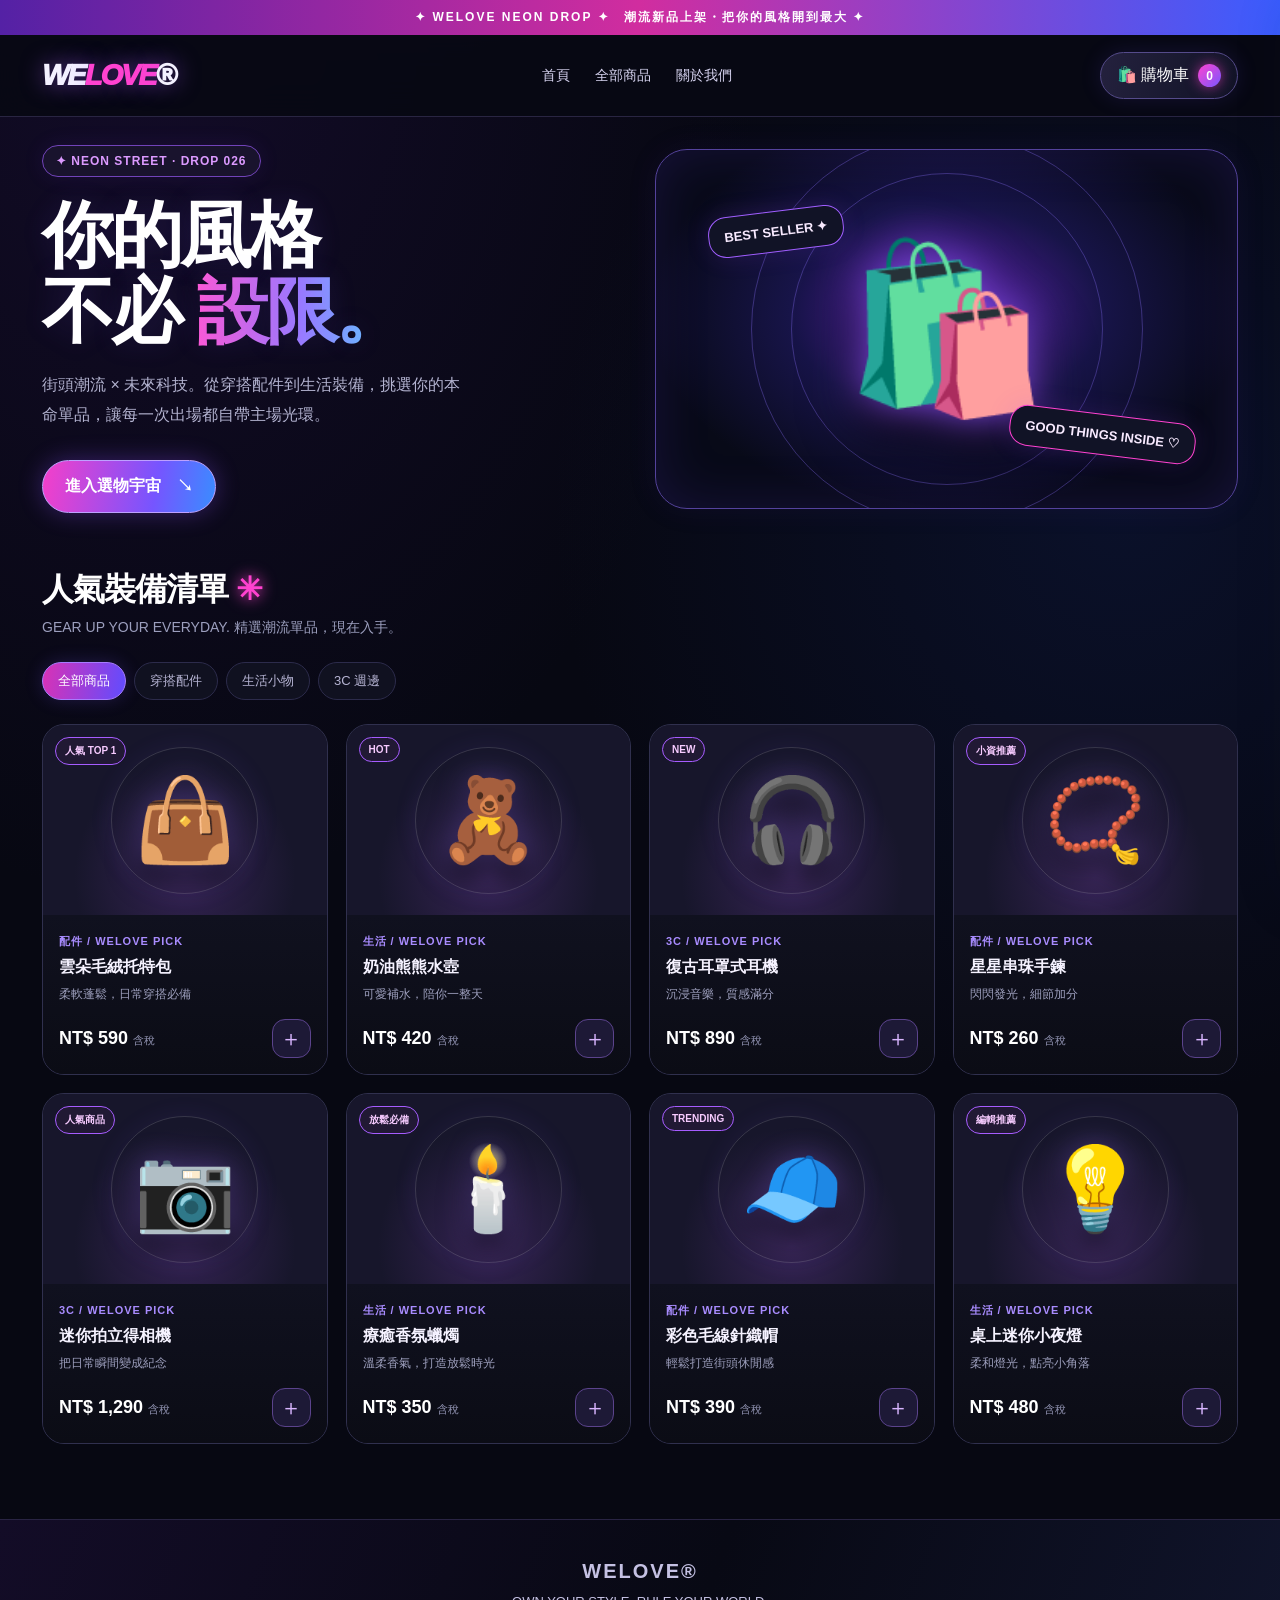
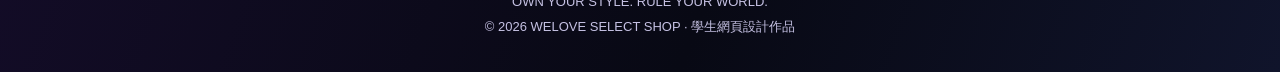
<file: js (1).html>
<!DOCTYPE html>
<html lang="zh-Hant">
<head>
<meta charset="UTF-8">
<meta name="viewport" content="width=device-width, initial-scale=1.0">
<title>WELOVE｜NEON STREET SELECT</title>
<style>
:root{--ink:#17152b;--pink:#ff4f91;--purple:#7957ff;--cream:#fffaf5;--muted:#77758a}
*{box-sizing:border-box}
html{scroll-behavior:smooth}
body{margin:0;font-family:Arial,"Noto Sans TC",sans-serif;color:var(--ink);background:var(--cream)}
button{font:inherit;cursor:pointer}
.topbar{background:#17152b;color:white;text-align:center;padding:9px 12px;font-size:12px;letter-spacing:2px}
header{position:sticky;top:0;z-index:10;background:#fffaf5eF;backdrop-filter:blur(14px);border-bottom:1px solid #eee7f2}
.nav{max-width:1120px;margin:auto;padding:17px 22px;display:flex;align-items:center;justify-content:space-between;gap:20px}
.logo{font-size:25px;font-weight:950;letter-spacing:-1.5px}.logo span{color:var(--pink)}
.navlinks{display:flex;gap:25px;font-size:14px}.navlinks a{color:inherit;text-decoration:none}.navlinks a:hover{color:var(--pink)}
.cart-button{border:0;background:var(--ink);color:#fff;border-radius:999px;padding:11px 16px;display:flex;align-items:center;gap:9px;box-shadow:0 5px 15px #17152b20}
.cart-count{background:var(--pink);border-radius:50%;width:23px;height:23px;display:grid;place-items:center;font-size:12px;font-weight:bold}
.hero{max-width:1120px;margin:34px auto 55px;padding:0 22px;display:grid;grid-template-columns:1fr 1fr;align-items:center;gap:30px}
.eyebrow{display:inline-block;background:#f1eaff;color:#6948e9;padding:8px 13px;border-radius:999px;font-size:12px;font-weight:bold;letter-spacing:1px}
h1{font-size:clamp(42px,6vw,72px);line-height:1.06;letter-spacing:-3px;margin:20px 0}
h1 em{font-style:normal;color:var(--pink)}
.hero p{color:var(--muted);line-height:1.9;max-width:430px}
.primary{display:inline-block;margin-top:14px;border:0;border-radius:999px;padding:15px 22px;background:linear-gradient(100deg,var(--pink),var(--purple));color:#fff;font-weight:bold;box-shadow:0 10px 25px #ff4f9140;transition:.2s}
.primary:hover{transform:translateY(-3px);box-shadow:0 15px 30px #7957ff45}
.hero-art{min-height:360px;border-radius:32px;position:relative;overflow:hidden;background:linear-gradient(145deg,#ffd5e4,#dcd2ff 60%,#b9f2e5);display:grid;place-items:center}
.hero-art:before,.hero-art:after{content:"";position:absolute;border-radius:50%;border:1px solid #ffffffa8}
.hero-art:before{width:310px;height:310px}.hero-art:after{width:390px;height:390px}
.hero-emoji{font-size:150px;filter:drop-shadow(0 25px 18px #7957ff30);animation:float 3.5s ease-in-out infinite;z-index:1}
.sticker{position:absolute;background:white;border-radius:18px;padding:12px 15px;font-size:13px;font-weight:bold;box-shadow:0 12px 30px #17152b15;z-index:2;transform:rotate(-7deg);left:9%;top:17%}
.sticker.two{left:auto;top:auto;right:7%;bottom:15%;transform:rotate(7deg)}
.section{max-width:1120px;margin:0 auto;padding:0 22px 75px}
.section-head{display:flex;justify-content:space-between;align-items:end;gap:20px;margin-bottom:25px}
.section-head h2{font-size:32px;letter-spacing:-1px;margin:0 0 7px}.section-head p{color:var(--muted);margin:0;font-size:14px}
.filters{display:flex;gap:8px;flex-wrap:wrap;margin-bottom:24px}
.filter{border:1px solid #e8e1ee;background:white;padding:9px 15px;border-radius:999px;color:var(--muted);font-size:13px}
.filter.active,.filter:hover{background:var(--ink);color:white;border-color:var(--ink)}
.products{display:grid;grid-template-columns:repeat(4,1fr);gap:18px}
.product{background:white;border:1px solid #f0eaf2;border-radius:22px;overflow:hidden;transition:transform .25s,box-shadow .25s;position:relative}
.product:hover{transform:translateY(-7px);box-shadow:0 18px 40px #27204412}
.product-visual{height:190px;display:grid;place-items:center;position:relative;overflow:hidden}
.product-visual:after{content:"";position:absolute;width:145px;height:145px;border:1px solid #ffffff99;border-radius:50%}
.product-emoji{font-size:82px;z-index:1;transition:transform .25s;filter:drop-shadow(0 12px 10px #17152b18)}
.product:hover .product-emoji{transform:scale(1.12) rotate(-5deg)}
.tag{position:absolute;left:12px;top:12px;background:#fff;border-radius:999px;padding:6px 9px;font-size:10px;font-weight:bold;z-index:2}
.product-info{padding:16px}
.category{font-size:11px;color:var(--purple);font-weight:bold;letter-spacing:1px}
.product h3{font-size:16px;margin:8px 0}
.description{font-size:12px;color:var(--muted);margin:0 0 16px}
.buy-row{display:flex;align-items:center;justify-content:space-between;gap:8px}
.price{font-size:18px;font-weight:900}.price small{font-size:11px;color:var(--muted);font-weight:normal}
.add{width:39px;height:39px;border:0;border-radius:13px;background:#f3efff;color:#6547e9;font-size:22px;transition:.2s}
.add:hover{background:var(--pink);color:white;transform:rotate(90deg)}
footer{background:var(--ink);color:white;text-align:center;padding:32px 20px;font-size:13px;line-height:1.9}
footer strong{font-size:20px;letter-spacing:2px}
.overlay{position:fixed;inset:0;background:#17152b66;z-index:30;opacity:0;visibility:hidden;transition:.25s}
.overlay.show{opacity:1;visibility:visible}
.drawer{position:fixed;z-index:31;right:0;top:0;height:100%;width:min(420px,100%);background:var(--cream);padding:24px;transform:translateX(105%);transition:transform .35s cubic-bezier(.2,.8,.2,1);display:flex;flex-direction:column;box-shadow:-15px 0 50px #17152b20}
.drawer.show{transform:translateX(0)}
.drawer-head{display:flex;align-items:center;justify-content:space-between;border-bottom:1px solid #e9e1ef;padding-bottom:18px}
.drawer-head h2{margin:0}.close{border:0;background:white;border-radius:50%;width:38px;height:38px;font-size:22px}
.cart-items{overflow:auto;flex:1;padding:12px 0}
.cart-item{display:grid;grid-template-columns:58px 1fr auto;gap:12px;align-items:center;padding:13px 0;border-bottom:1px solid #eee6f0}
.cart-icon{width:58px;height:58px;border-radius:16px;display:grid;place-items:center;font-size:30px}
.cart-item h4{margin:0 0 5px;font-size:14px}.cart-item p{margin:0;color:var(--muted);font-size:12px}
.qty{display:flex;align-items:center;gap:8px;margin-top:8px}.qty button{width:24px;height:24px;border:0;border-radius:7px;background:white}
.remove{border:0;background:transparent;color:#b7aebf;font-size:18px}
.cart-bottom{border-top:1px solid #e9e1ef;padding-top:18px}
.total{display:flex;justify-content:space-between;font-weight:bold;font-size:18px}
.checkout{width:100%;border:0;border-radius:15px;background:linear-gradient(100deg,var(--pink),var(--purple));color:white;padding:15px;margin-top:16px;font-weight:bold}
.empty{text-align:center;color:var(--muted);padding:55px 10px;line-height:2}
.toast{position:fixed;z-index:50;left:50%;bottom:28px;transform:translate(-50%,30px) scale(.8);opacity:0;pointer-events:none;background:var(--ink);color:white;padding:13px 20px;border-radius:999px;box-shadow:0 10px 35px #17152b35;transition:.35s;white-space:nowrap}
.toast.show{opacity:1;transform:translate(-50%,0) scale(1)}
.toast b{color:#ff8bb5}
.burst{position:fixed;z-index:45;pointer-events:none;font-size:22px;animation:burst .75s ease-out forwards}
.bump{animation:bump .35s ease}
@keyframes float{0%,100%{transform:translateY(0) rotate(-4deg)}50%{transform:translateY(-16px) rotate(4deg)}}
@keyframes bump{0%,100%{transform:scale(1)}35%{transform:scale(1.25)}}
@keyframes burst{0%{opacity:1;transform:translate(0,0) scale(.5) rotate(0)}100%{opacity:0;transform:translate(var(--x),var(--y)) scale(1.5) rotate(180deg)}}
@media(max-width:850px){.products{grid-template-columns:repeat(2,1fr)}.hero{grid-template-columns:1fr}.hero-art{min-height:300px}.navlinks{display:none}}
@media(max-width:480px){.products{grid-template-columns:1fr 1fr;gap:10px}.product-visual{height:145px}.product-emoji{font-size:62px}.product-info{padding:12px}.description{min-height:30px}h1{letter-spacing:-2px}.section-head h2{font-size:26px}}
</style>

<style id="welove-neon-upgrade">
:root{--ink:#f4f1ff;--pink:#ff42d0;--purple:#7157ff;--cream:#070812;--muted:#a6a8c4}
*{box-sizing:border-box}
body{background:#070812;color:#f4f1ff;background-image:radial-gradient(ellipse at 12% 0%,#25104a66,transparent 38%),radial-gradient(ellipse at 88% 30%,#101f5260,transparent 36%)}
.topbar{background:linear-gradient(90deg,#5421a5,#d12d9f,#3a5dff);color:#fff;font-weight:bold;letter-spacing:2px}
header{background:#080914eF;border-bottom:1px solid #292542;backdrop-filter:blur(18px)}
.nav{max-width:1240px}
.logo{font-size:29px;font-style:italic;letter-spacing:-2px;text-shadow:0 0 22px #a75bff80}
.logo span{color:#ff42d0}
.navlinks a{color:#d7d4f1}
.navlinks a:hover{color:#ff42d0;text-shadow:0 0 12px #ff42d0}
.cart-button{background:linear-gradient(110deg,#24213e,#111326);border:1px solid #554b8b;box-shadow:0 0 22px #7957ff20}
.cart-count{background:linear-gradient(135deg,#ff42d0,#7957ff);box-shadow:0 0 13px #ff42d099}
.hero{max-width:1240px;margin-top:28px}
.eyebrow{background:#19132d;border:1px solid #7143b9;color:#dc9aff;box-shadow:0 0 22px #8b42ff18}
h1{color:#fff;text-shadow:0 0 28px #7957ff22}
h1 em{background:linear-gradient(90deg,#ff59d6,#9b7cff,#54d7ff);-webkit-background-clip:text;background-clip:text;color:transparent}
.hero p{color:#b3b3d0}
.primary{background:linear-gradient(100deg,#f53fc9,#7655ff 65%,#398dff);box-shadow:0 0 25px #8d4eff55;border:1px solid #bda1ff}
.primary:hover{box-shadow:0 0 35px #a650ff88}
.hero-art{background:radial-gradient(ellipse at 50% 45%,#5b1fa8 0%,#171448 38%,#080a18 72%);border:1px solid #54429c;box-shadow:inset 0 0 55px #713eff25,0 0 30px #5226ad18}
.hero-art:before,.hero-art:after{border-color:#8c72ff55}
.hero-emoji{font-size:165px;filter:drop-shadow(0 0 22px #8d4eff) drop-shadow(0 22px 18px #000)}
.sticker{background:#111326;color:#f8eaff;border:1px solid #a05eff;box-shadow:0 0 24px #9a40ff25}
.sticker.two{border-color:#ff42d0}
.section{max-width:1240px}
.section-head h2{color:#fff}
.section-head h2 span{filter:drop-shadow(0 0 8px #ff42d0)}
.section-head p{color:#9c9fbe}
.filter{background:#101120;border-color:#2c2b4b;color:#b6b4d3}
.filter.active,.filter:hover{background:linear-gradient(100deg,#d932b5,#604cff);border-color:#a77cff;color:#fff;box-shadow:0 0 18px #7957ff35}
.products{gap:18px}
.product{background:linear-gradient(160deg,#111321,#0b0c17);border:1px solid #30304e;box-shadow:inset 0 1px #ffffff08}
.product:hover{border-color:#9562ff;box-shadow:0 0 25px #7957ff25,0 18px 40px #0008}
.product-visual{background-color:#17162b!important;background-image:radial-gradient(ellipse at 50% 80%,#50307788,transparent 55%)!important}
.product-visual:after{border-color:#ffffff24;box-shadow:0 0 25px #7957ff15}
.product-emoji{filter:drop-shadow(0 0 14px #9673ff55) drop-shadow(0 12px 10px #0009)}
.tag{background:#211934;color:#f7cbff;border:1px solid #a65cff}
.product-info{background:linear-gradient(180deg,#10111f,#0b0c15)}
.category{color:#a98cff}
.product h3{color:#f5f2ff}
.description{color:#9d9fbd}
.price{color:#fff}
.price small{color:#9294b3}
.add{background:#1d1936;color:#d8b5ff;border:1px solid #5b438c}
.add:hover{background:linear-gradient(135deg,#ff42d0,#7157ff);box-shadow:0 0 18px #b143ff88}
footer{background:linear-gradient(110deg,#130c27,#080914 55%,#10142b);border-top:1px solid #292443;color:#c5c1e3}
.overlay{background:#03030bd9;backdrop-filter:blur(5px)}
.drawer{background:linear-gradient(160deg,#101120,#080912);border-left:1px solid #4a397c;color:#f4f1ff}
.drawer-head{border-color:#2a2945}
.close{background:#1b1b30;color:#fff;border:1px solid #373454}
.cart-item{border-color:#292840}
.cart-icon{border:1px solid #39345e}
.cart-item h4{color:#f4f1ff}
.cart-item p{color:#a6a8c4}
.qty button{background:#1a1b2e;color:#fff;border:1px solid #343451}
.remove{color:#b5a8d2}
.cart-bottom{border-color:#292840}
.total{color:#fff}
.checkout{background:linear-gradient(100deg,#f53fc9,#7655ff 65%,#398dff);box-shadow:0 0 24px #7957ff33}
.empty{color:#aaa8c8}
.toast{background:#17152b;border:1px solid #9a5bff;box-shadow:0 0 30px #7957ff45}
.toast b{color:#ff78df}
@media(max-width:850px){.hero-art{min-height:280px}}
</style>

</head>
<body>
<div class="topbar">✦ WELOVE NEON DROP ✦　潮流新品上架・把你的風格開到最大 ✦</div>
<header>
  <nav class="nav">
    <div class="logo">WE<span>LOVE</span>®</div>
    <div class="navlinks"><a href="#home">首頁</a><a href="#shop">全部商品</a><a href="#about">關於我們</a></div>
    <button class="cart-button" id="openCart" aria-label="開啟購物車">🛍️ 購物車 <span class="cart-count" id="cartCount">0</span></button>
  </nav>
</header>
<main>
<section class="hero" id="home">
  <div>
    <span class="eyebrow">✦ NEON STREET · DROP 026</span>
    <h1>你的風格<br>不必 <em>設限。</em></h1>
    <p>街頭潮流 × 未來科技。從穿搭配件到生活裝備，挑選你的本命單品，讓每一次出場都自帶主場光環。</p>
    <button class="primary" onclick="document.getElementById('shop').scrollIntoView({behavior:'smooth'})">進入選物宇宙　↘</button>
  </div>
  <div class="hero-art"><div class="sticker">BEST SELLER ✦</div><div class="hero-emoji">🛍️</div><div class="sticker two">GOOD THINGS INSIDE ♡</div></div>
</section>
<section class="section" id="shop">
  <div class="section-head"><div><h2>人氣裝備清單 <span style="color:var(--pink)">✳</span></h2><p>GEAR UP YOUR EVERYDAY. 精選潮流單品，現在入手。</p></div></div>
  <div class="filters" id="filters">
    <button class="filter active" data-category="全部">全部商品</button>
    <button class="filter" data-category="配件">穿搭配件</button>
    <button class="filter" data-category="生活">生活小物</button>
    <button class="filter" data-category="3C">3C 週邊</button>
  </div>
  <div class="products" id="products"></div>
</section>
</main>
<footer id="about"><strong>WELOVE®</strong><br>OWN YOUR STYLE. RULE YOUR WORLD.<br>© 2026 WELOVE SELECT SHOP · 學生網頁設計作品</footer>
<div class="overlay" id="overlay"></div>
<aside class="drawer" id="drawer" aria-label="購物車">
  <div class="drawer-head"><h2>我的購物車 🛒</h2><button class="close" id="closeCart" aria-label="關閉">×</button></div>
  <div class="cart-items" id="cartItems"></div>
  <div class="cart-bottom"><div class="total"><span>商品總計</span><span id="totalPrice">NT$ 0</span></div><button class="checkout" id="checkout">✨ 前往結帳</button></div>
</aside>
<div class="toast" id="toast">✨ 已將 <b id="toastName">商品</b> 放進購物車！</div>
<script>
const products = [
 {id:1,name:"雲朵毛絨托特包",category:"配件",price:590,emoji:"👜",desc:"柔軟蓬鬆，日常穿搭必備",tag:"人氣 TOP 1",bg:"linear-gradient(135deg,#ffe0ec,#ffc2d9)"},
 {id:2,name:"奶油熊熊水壺",category:"生活",price:420,emoji:"🧸",desc:"可愛補水，陪你一整天",tag:"HOT",bg:"linear-gradient(135deg,#fff0d5,#f8d3a0)"},
 {id:3,name:"復古耳罩式耳機",category:"3C",price:890,emoji:"🎧",desc:"沉浸音樂，質感滿分",tag:"NEW",bg:"linear-gradient(135deg,#dcd5ff,#b9adff)"},
 {id:4,name:"星星串珠手鍊",category:"配件",price:260,emoji:"📿",desc:"閃閃發光，細節加分",tag:"小資推薦",bg:"linear-gradient(135deg,#ffe7c7,#ffc7a6)"},
 {id:5,name:"迷你拍立得相機",category:"3C",price:1290,emoji:"📷",desc:"把日常瞬間變成紀念",tag:"人氣商品",bg:"linear-gradient(135deg,#d5f7ed,#a7e6d7)"},
 {id:6,name:"療癒香氛蠟燭",category:"生活",price:350,emoji:"🕯️",desc:"溫柔香氣，打造放鬆時光",tag:"放鬆必備",bg:"linear-gradient(135deg,#ffe4e7,#f9c1cd)"},
 {id:7,name:"彩色毛線針織帽",category:"配件",price:390,emoji:"🧢",desc:"輕鬆打造街頭休閒感",tag:"TRENDING",bg:"linear-gradient(135deg,#d8e8ff,#a9c9ff)"},
 {id:8,name:"桌上迷你小夜燈",category:"生活",price:480,emoji:"💡",desc:"柔和燈光，點亮小角落",tag:"編輯推薦",bg:"linear-gradient(135deg,#fff2bf,#ffdfa0)"}
];
let cart = {};
let activeCategory = "全部";
const productsEl = document.getElementById("products");
const cartCount = document.getElementById("cartCount");
const drawer = document.getElementById("drawer");
const overlay = document.getElementById("overlay");
const money = n => "NT$ " + n.toLocaleString("zh-TW");

function renderProducts(){
 const shown = activeCategory==="全部" ? products : products.filter(p=>p.category===activeCategory);
 productsEl.innerHTML = shown.map(p=>`
  <article class="product" data-id="${p.id}">
   <div class="product-visual" style="background:${p.bg}"><span class="tag">${p.tag}</span><span class="product-emoji">${p.emoji}</span></div>
   <div class="product-info"><span class="category">${p.category} / WELOVE PICK</span><h3>${p.name}</h3><p class="description">${p.desc}</p>
   <div class="buy-row"><span class="price">${money(p.price)} <small>含稅</small></span><button class="add" data-add="${p.id}" aria-label="加入${p.name}">＋</button></div></div>
  </article>`).join("");
}
function addToCart(id,button){
 cart[id]=(cart[id]||0)+1;
 const p=products.find(item=>item.id===id);
 cartCount.textContent=Object.values(cart).reduce((a,b)=>a+b,0);
 cartCount.classList.remove("bump");void cartCount.offsetWidth;cartCount.classList.add("bump");
 document.getElementById("toastName").textContent=p.name;
 const toast=document.getElementById("toast");toast.classList.add("show");
 clearTimeout(window.toastTimer);window.toastTimer=setTimeout(()=>toast.classList.remove("show"),1900);
 if(button){const r=button.getBoundingClientRect();for(let i=0;i<7;i++){const s=document.createElement("span");s.className="burst";s.textContent=["✦","♡","✧","＋"][i%4];s.style.left=(r.left+r.width/2)+"px";s.style.top=(r.top+r.height/2)+"px";s.style.setProperty("--x",(Math.random()*100-50)+"px");s.style.setProperty("--y",(-35-Math.random()*65)+"px");document.body.appendChild(s);setTimeout(()=>s.remove(),800)}}
 renderCart();
}
function changeQty(id,delta){cart[id]=(cart[id]||0)+delta;if(cart[id]<=0)delete cart[id];updateCount();renderCart()}
function updateCount(){cartCount.textContent=Object.values(cart).reduce((a,b)=>a+b,0)}
function renderCart(){
 const items=Object.entries(cart);
 const el=document.getElementById("cartItems");
 if(!items.length){el.innerHTML='<div class="empty">🛍️<br>購物車還空空的！<br>去挑幾件喜歡的小物吧 ♡</div>'}
 else{el.innerHTML=items.map(([id,qty])=>{const p=products.find(x=>x.id===Number(id));return `<div class="cart-item"><div class="cart-icon" style="background:${p.bg}">${p.emoji}</div><div><h4>${p.name}</h4><p>${money(p.price)}</p><div class="qty"><button data-minus="${p.id}">−</button><span>${qty}</span><button data-plus="${p.id}">＋</button></div></div><button class="remove" data-remove="${p.id}" aria-label="移除商品">×</button></div>`}).join("")}
 const total=items.reduce((sum,[id,qty])=>sum+products.find(p=>p.id===Number(id)).price*qty,0);
 document.getElementById("totalPrice").textContent=money(total);
}
function openCart(){drawer.classList.add("show");overlay.classList.add("show");document.body.style.overflow="hidden"}
function closeCart(){drawer.classList.remove("show");overlay.classList.remove("show");document.body.style.overflow=""}
productsEl.addEventListener("click",e=>{const b=e.target.closest("[data-add]");if(b)addToCart(Number(b.dataset.add),b)});
document.getElementById("filters").addEventListener("click",e=>{const b=e.target.closest("[data-category]");if(!b)return;activeCategory=b.dataset.category;document.querySelectorAll(".filter").forEach(x=>x.classList.toggle("active",x===b));renderProducts()});
document.getElementById("openCart").addEventListener("click",openCart);
document.getElementById("closeCart").addEventListener("click",closeCart);
overlay.addEventListener("click",closeCart);
document.getElementById("cartItems").addEventListener("click",e=>{const b=e.target.closest("button");if(!b)return;if(b.dataset.plus)changeQty(Number(b.dataset.plus),1);if(b.dataset.minus)changeQty(Number(b.dataset.minus),-1);if(b.dataset.remove){delete cart[b.dataset.remove];updateCount();renderCart()}});
document.getElementById("checkout").addEventListener("click",()=>{if(!Object.keys(cart).length){alert("購物車還沒有商品喔！先挑選喜歡的商品吧 ♡");return}alert("🎉 感謝你的訂購！\n這是課堂展示網站，尚未串接真實付款功能。");});
renderProducts();renderCart();
</script>
</body>
</html>
</file>
